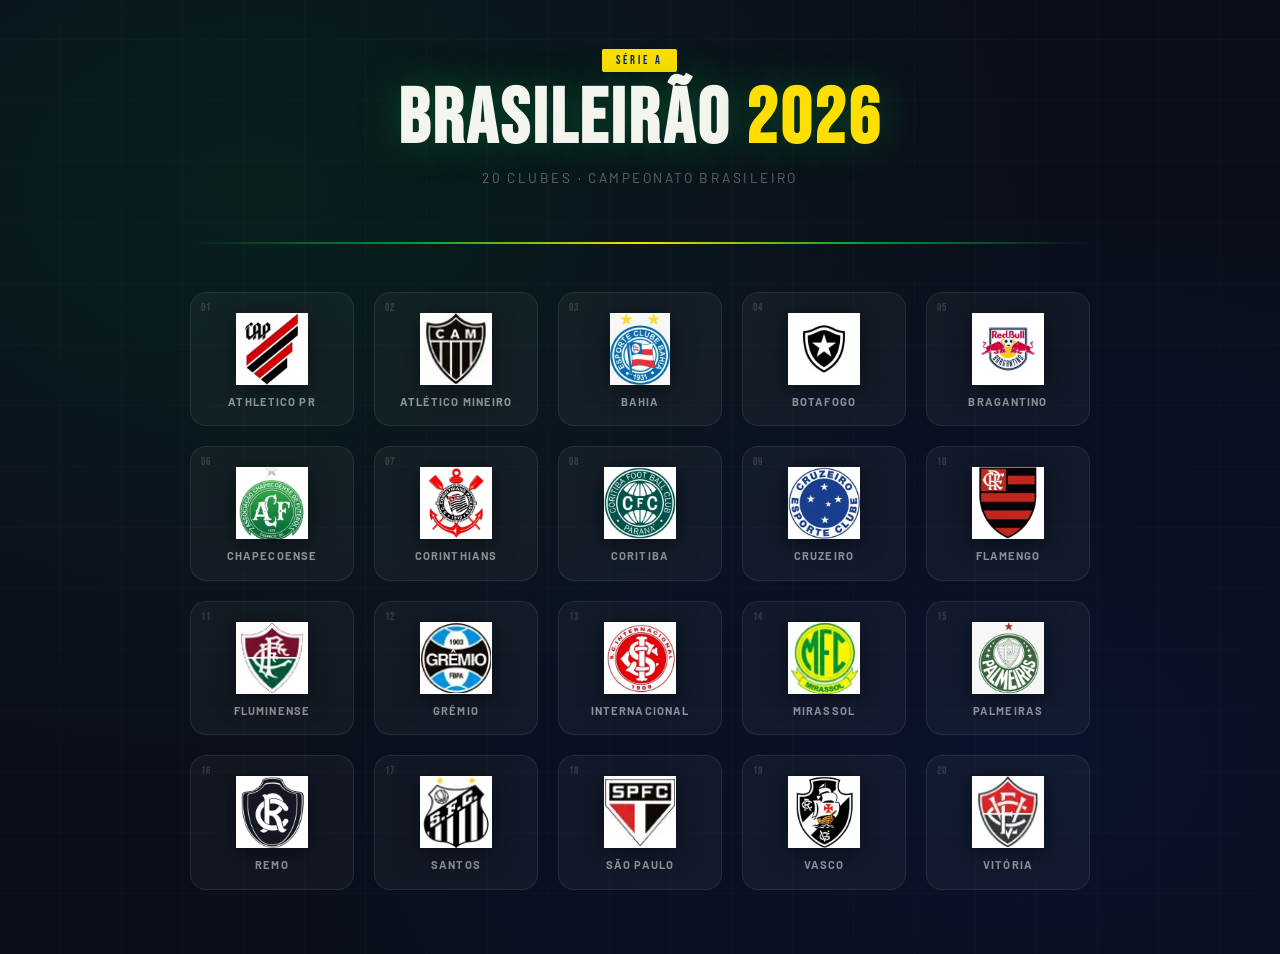
<file: templates/index.html>
<!DOCTYPE html>
<html lang="pt-BR">
<head>
    <meta charset="UTF-8" />
    <meta name="viewport" content="width=device-width, initial-scale=1.0"/>
    <title>Campeonato Brasileiro 2026</title>
    <link href="https://fonts.googleapis.com/css2?family=Bebas+Neue&family=Barlow:wght@400;600;700&display=swap" rel="stylesheet"/>
    <link rel="stylesheet" href="/static/style.css"/>
</head>
<body>

    <header>
        <div class="titulo-wrapper">
            <div class="titulo-badge">Série A</div>
            <h1>Brasileirão <span>2026</span></h1>
            <p class="subtitulo">20 clubes · Campeonato Brasileiro</p>
        </div>
    </header>

    <div class="divider"></div>

    <section class="grade">

        <div class="clube" onclick="window.location.href='/clube/3'">
            <span class="num">01</span>
            <div class="escudo-wrap">
                <img src="/static/escudos/athletico_paranaense.webp" alt="Athletico Paranaense" onerror="this.style.opacity='0.3'"/>
            </div>
            <span class="nome-clube">Athletico PR</span>
        </div>

        <div class="clube" onclick="window.location.href='/clube/2'">
            <span class="num">02</span>
            <div class="escudo-wrap">
                <img src="/static/escudos/atletico_mineiro.webp" alt="Atlético Mineiro" onerror="this.style.opacity='0.3'"/>
            </div>
            <span class="nome-clube">Atlético Mineiro</span>
        </div>

        <div class="clube" onclick="window.location.href='/clube/4'">
            <span class="num">03</span>
            <div class="escudo-wrap">
                <img src="/static/escudos/bahia.webp" alt="Bahia" onerror="this.style.opacity='0.3'"/>
            </div>
            <span class="nome-clube">Bahia</span>
        </div>

        <div class="clube" onclick="window.location.href='/clube/5'">
            <span class="num">04</span>
            <div class="escudo-wrap">
                <img src="/static/escudos/botafogo.webp" alt="Botafogo" onerror="this.style.opacity='0.3'"/>
            </div>
            <span class="nome-clube">Botafogo</span>
        </div>

        <div class="clube" onclick="window.location.href='/clube/6'">
            <span class="num">05</span>
            <div class="escudo-wrap">
                <img src="/static/escudos/bragantino.webp" alt="Bragantino" onerror="this.style.opacity='0.3'"/>
            </div>
            <span class="nome-clube">Bragantino</span>
        </div>

        <div class="clube" onclick="window.location.href='/clube/7'">
            <span class="num">06</span>
            <div class="escudo-wrap">
                <img src="/static/escudos/chapecoense.webp" alt="Chapecoense" onerror="this.style.opacity='0.3'"/>
            </div>
            <span class="nome-clube">Chapecoense</span>
        </div>

        <div class="clube" onclick="window.location.href='/clube/1'">
            <span class="num">07</span>
            <div class="escudo-wrap">
                <img src="/static/escudos/corinthians.webp" alt="Corinthians" onerror="this.style.opacity='0.3'"/>
            </div>
            <span class="nome-clube">Corinthians</span>
        </div>

        <div class="clube" onclick="window.location.href='/clube/8'">
            <span class="num">08</span>
            <div class="escudo-wrap">
                <img src="/static/escudos/coritiba.webp" alt="Coritiba" onerror="this.style.opacity='0.3'"/>
            </div>
            <span class="nome-clube">Coritiba</span>
        </div>

        <div class="clube" onclick="window.location.href='/clube/9'">
            <span class="num">09</span>
            <div class="escudo-wrap">
                <img src="/static/escudos/cruzeiro.webp" alt="Cruzeiro" onerror="this.style.opacity='0.3'"/>
            </div>
            <span class="nome-clube">Cruzeiro</span>
        </div>

        <div class="clube" onclick="window.location.href='/clube/10'">
            <span class="num">10</span>
            <div class="escudo-wrap">
                <img src="/static/escudos/flamengo.webp" alt="Flamengo" onerror="this.style.opacity='0.3'"/>
            </div>
            <span class="nome-clube">Flamengo</span>
        </div>

        <div class="clube" onclick="window.location.href='/clube/11'">
            <span class="num">11</span>
            <div class="escudo-wrap">
                <img src="/static/escudos/fluminense.webp" alt="Fluminense" onerror="this.style.opacity='0.3'"/>
            </div>
            <span class="nome-clube">Fluminense</span>
        </div>

        <div class="clube" onclick="window.location.href='/clube/12'">
            <span class="num">12</span>
            <div class="escudo-wrap">
                <img src="/static/escudos/gremio.webp" alt="Grêmio" onerror="this.style.opacity='0.3'"/>
            </div>
            <span class="nome-clube">Grêmio</span>
        </div>

        <div class="clube" onclick="window.location.href='/clube/13'">
            <span class="num">13</span>
            <div class="escudo-wrap">
                <img src="/static/escudos/internacional.webp" alt="Internacional" onerror="this.style.opacity='0.3'"/>
            </div>
            <span class="nome-clube">Internacional</span>
        </div>

        <div class="clube" onclick="window.location.href='/clube/14'">
            <span class="num">14</span>
            <div class="escudo-wrap">
                <img src="/static/escudos/mirassol.webp" alt="Mirassol" onerror="this.style.opacity='0.3'"/>
            </div>
            <span class="nome-clube">Mirassol</span>
        </div>

        <div class="clube" onclick="window.location.href='/clube/15'">
            <span class="num">15</span>
            <div class="escudo-wrap">
                <img src="/static/escudos/palmeiras.webp" alt="Palmeiras" onerror="this.style.opacity='0.3'"/>
            </div>
            <span class="nome-clube">Palmeiras</span>
        </div>

        <div class="clube" onclick="window.location.href='/clube/16'">
            <span class="num">16</span>
            <div class="escudo-wrap">
                <img src="/static/escudos/remo.webp" alt="Remo" onerror="this.style.opacity='0.3'"/>
            </div>
            <span class="nome-clube">Remo</span>
        </div>

        <div class="clube" onclick="window.location.href='/clube/17'">
            <span class="num">17</span>
            <div class="escudo-wrap">
                <img src="/static/escudos/santos.webp" alt="Santos" onerror="this.style.opacity='0.3'"/>
            </div>
            <span class="nome-clube">Santos</span>
        </div>

        <div class="clube" onclick="window.location.href='/clube/18'">
            <span class="num">18</span>
            <div class="escudo-wrap">
                <img src="/static/escudos/sao_paulo.webp" alt="São Paulo" onerror="this.style.opacity='0.3'"/>
            </div>
            <span class="nome-clube">São Paulo</span>
        </div>

        <div class="clube" onclick="window.location.href='/clube/19'">
            <span class="num">19</span>
            <div class="escudo-wrap">
                <img src="/static/escudos/vasco.webp" alt="Vasco" onerror="this.style.opacity='0.3'"/>
            </div>
            <span class="nome-clube">Vasco</span>
        </div>

        <div class="clube" onclick="window.location.href='/clube/20'">
            <span class="num">20</span>
            <div class="escudo-wrap">
                <img src="/static/escudos/vitoria.webp" alt="Vitória" onerror="this.style.opacity='0.3'"/>
            </div>
            <span class="nome-clube">Vitória</span>
        </div>

    </section>

    <script src="/static/main.js"></script>
</body>
</html>
</file>
<file: static/style.css>
*,
*::before,
*::after {
    box-sizing: border-box;
    margin: 0;
    padding: 0;
}

:root {
    --verde: #009c3b;
    --amarelo: #ffdf00;
    --azul: #002776;
    --branco: #f5f5f0;
    --sombra: rgba(0, 0, 0, 0.6);
}

body {
    min-height: 100vh;
    background-color: #0a0e1a;
    background-image:
        radial-gradient(ellipse at 20% 20%, rgba(0, 156, 59, 0.12) 0%, transparent 55%),
        radial-gradient(ellipse at 80% 80%, rgba(0, 39, 118, 0.18) 0%, transparent 55%),
        repeating-linear-gradient(0deg, transparent, transparent 60px, rgba(255, 255, 255, 0.015) 60px, rgba(255, 255, 255, 0.015) 61px),
        repeating-linear-gradient(90deg, transparent, transparent 60px, rgba(255, 255, 255, 0.015) 60px, rgba(255, 255, 255, 0.015) 61px);
    font-family: 'Barlow', sans-serif;
    display: flex;
    flex-direction: column;
    align-items: center;
    padding: 48px 24px 64px;
}

/* ── HEADER ── */
header {
    text-align: center;
    margin-bottom: 56px;
}

.titulo-wrapper {
    position: relative;
    display: inline-block;
}

.titulo-badge {
    display: inline-block;
    background: var(--amarelo);
    color: var(--azul);
    font-family: 'Bebas Neue', sans-serif;
    font-size: 0.75rem;
    letter-spacing: 0.25em;
    padding: 4px 14px;
    border-radius: 2px;
    margin-bottom: 10px;
}

h1 {
    font-family: 'Bebas Neue', sans-serif;
    font-size: clamp(2.8rem, 6vw, 5rem);
    color: var(--branco);
    letter-spacing: 0.04em;
    line-height: 1;
    text-shadow: 0 0 40px rgba(0, 156, 59, 0.4);
}

h1 span {
    color: var(--amarelo);
}

.subtitulo {
    margin-top: 10px;
    color: rgba(255, 255, 255, 0.35);
    font-size: 0.85rem;
    letter-spacing: 0.18em;
    text-transform: uppercase;
}

/* ── LINHA DECORATIVA ── */
.divider {
    width: 100%;
    max-width: 900px;
    height: 2px;
    background: linear-gradient(90deg, transparent, var(--verde), var(--amarelo), var(--verde), transparent);
    margin-bottom: 48px;
    border-radius: 2px;
}

/* ── GRADE ── */
.grade {
    display: grid;
    grid-template-columns: repeat(5, 1fr);
    gap: 20px;
    max-width: 900px;
    width: 100%;
}

/* ── CARD ── */
.clube {
    position: relative;
    background: rgba(255, 255, 255, 0.04);
    border: 1.5px solid rgba(255, 255, 255, 0.08);
    border-radius: 16px;
    padding: 20px 12px 16px;
    display: flex;
    flex-direction: column;
    align-items: center;
    gap: 10px;
    cursor: pointer;
    transition:
        transform 0.28s cubic-bezier(0.34, 1.56, 0.64, 1),
        border-color 0.25s ease,
        box-shadow 0.25s ease,
        background 0.25s ease;
    overflow: hidden;
    animation: fadeInUp 0.5s ease both;
}

.clube::before {
    content: '';
    position: absolute;
    inset: 0;
    background: linear-gradient(135deg, rgba(255, 223, 0, 0.08), rgba(0, 156, 59, 0.08));
    opacity: 0;
    transition: opacity 0.3s ease;
    border-radius: inherit;
}

.clube:hover {
    transform: translateY(-10px) scale(1.06);
    border-color: var(--amarelo);
    box-shadow:
        0 20px 48px rgba(0, 0, 0, 0.5),
        0 0 0 1px rgba(255, 223, 0, 0.3),
        0 0 32px rgba(255, 223, 0, 0.15);
    background: rgba(255, 255, 255, 0.08);
}

.clube:hover::before {
    opacity: 1;
}

/* ── ESCUDO ── */
.escudo-wrap {
    width: 72px;
    height: 72px;
    display: flex;
    align-items: center;
    justify-content: center;
}

.escudo-wrap img {
    width: 100%;
    height: 100%;
    object-fit: contain;
    filter: drop-shadow(0 4px 12px rgba(0, 0, 0, 0.5));
    transition: filter 0.28s ease, transform 0.28s cubic-bezier(0.34, 1.56, 0.64, 1);
}

.clube:hover .escudo-wrap img {
    filter: drop-shadow(0 6px 20px rgba(255, 223, 0, 0.45));
    transform: scale(1.12);
}

/* ── NOME ── */
.nome-clube {
    font-family: 'Barlow', sans-serif;
    font-weight: 700;
    font-size: 0.7rem;
    letter-spacing: 0.1em;
    text-transform: uppercase;
    color: rgba(255, 255, 255, 0.55);
    text-align: center;
    line-height: 1.3;
    transition: color 0.25s ease;
}

.clube:hover .nome-clube {
    color: var(--amarelo);
}

/* ── NUMERAÇÃO ── */
.num {
    position: absolute;
    top: 8px;
    left: 10px;
    font-family: 'Bebas Neue', sans-serif;
    font-size: 0.7rem;
    color: rgba(255, 255, 255, 0.15);
    letter-spacing: 0.05em;
    transition: color 0.25s ease;
}

.clube:hover .num {
    color: rgba(255, 223, 0, 0.4);
}

/* ── BRILHO INFERIOR ── */
.clube::after {
    content: '';
    position: absolute;
    bottom: 0;
    left: 50%;
    transform: translateX(-50%) scaleX(0);
    width: 60%;
    height: 2px;
    background: linear-gradient(90deg, transparent, var(--amarelo), transparent);
    border-radius: 2px;
    transition: transform 0.3s ease;
}

.clube:hover::after {
    transform: translateX(-50%) scaleX(1);
}

/* ── ANIMAÇÃO DE ENTRADA ── */
@keyframes fadeInUp {
    from {
        opacity: 0;
        transform: translateY(24px);
    }

    to {
        opacity: 1;
        transform: translateY(0);
    }
}

.clube:nth-child(1) {
    animation-delay: 0.05s;
}

.clube:nth-child(2) {
    animation-delay: 0.10s;
}

.clube:nth-child(3) {
    animation-delay: 0.15s;
}

.clube:nth-child(4) {
    animation-delay: 0.20s;
}

.clube:nth-child(5) {
    animation-delay: 0.25s;
}

.clube:nth-child(6) {
    animation-delay: 0.30s;
}

.clube:nth-child(7) {
    animation-delay: 0.35s;
}

.clube:nth-child(8) {
    animation-delay: 0.40s;
}

.clube:nth-child(9) {
    animation-delay: 0.45s;
}

.clube:nth-child(10) {
    animation-delay: 0.50s;
}

.clube:nth-child(11) {
    animation-delay: 0.55s;
}

.clube:nth-child(12) {
    animation-delay: 0.60s;
}

.clube:nth-child(13) {
    animation-delay: 0.65s;
}

.clube:nth-child(14) {
    animation-delay: 0.70s;
}

.clube:nth-child(15) {
    animation-delay: 0.75s;
}

.clube:nth-child(16) {
    animation-delay: 0.80s;
}

.clube:nth-child(17) {
    animation-delay: 0.85s;
}

.clube:nth-child(18) {
    animation-delay: 0.90s;
}

.clube:nth-child(19) {
    animation-delay: 0.95s;
}

.clube:nth-child(20) {
    animation-delay: 1.00s;
}

/* ── RESPONSIVO ── */
@media (max-width: 700px) {
    .grade {
        grid-template-columns: repeat(4, 1fr);
        gap: 14px;
    }
}

@media (max-width: 480px) {
    .grade {
        grid-template-columns: repeat(3, 1fr);
        gap: 12px;
    }
}
</file>
